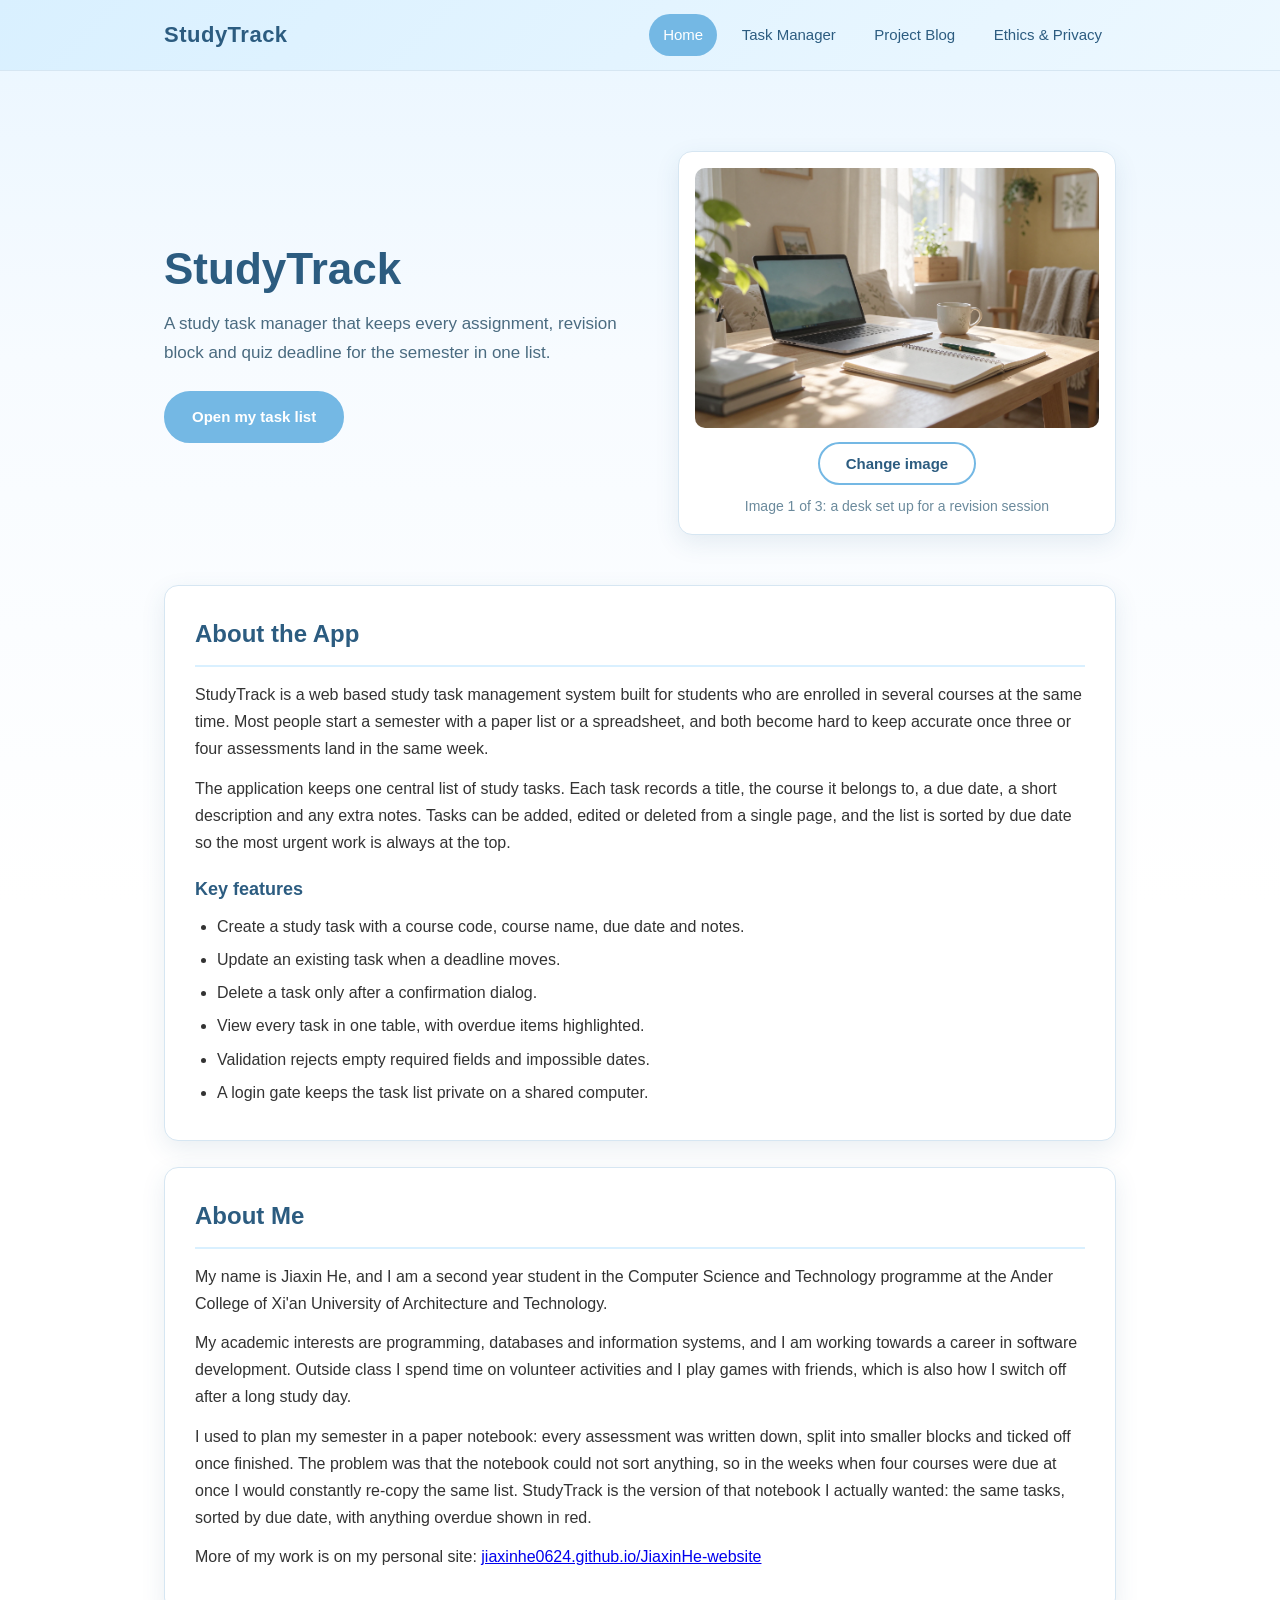
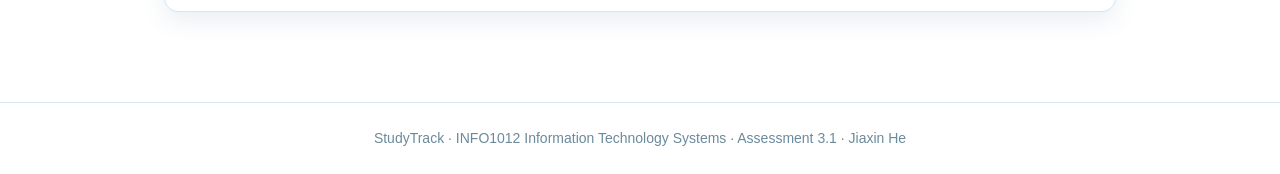
<file: html/index.html>
<!DOCTYPE html>
<html lang="en">
<head>
    <meta charset="UTF-8">
    <meta name="viewport" content="width=device-width, initial-scale=1.0">
    <title>StudyTrack | Home</title>
    <meta name="description" content="StudyTrack is a web based study task manager that helps students plan assignments, revision and quizzes in one place.">
    <!-- Shared stylesheet. The page sits in html/, so the path steps up one level. -->
    <link rel="stylesheet" href="../css/style.css">
</head>
<body>

    <!-- ================= Top navigation =================
         The same four links appear on every page of the site,
         so the layout stays consistent between pages. -->
    <header class="site-header">
        <div class="nav-inner">
            <a class="logo" href="index.html">StudyTrack</a>
            <nav class="nav-links">
                <a href="index.html" class="active">Home</a>
                <a href="tasks.html">Task Manager</a>
                <a href="blog.html">Project Blog</a>
                <a href="ethics.html">Ethics &amp; Privacy</a>
            </nav>
        </div>
    </header>

    <main class="container">

        <!-- ================= Hero ================= -->
        <section class="hero">
            <div class="hero-text">
                <h1>StudyTrack</h1>
                <p class="hero-subtitle">
                    A study task manager that keeps every assignment, revision block
                    and quiz deadline for the semester in one list.
                </p>
                <a class="btn" href="tasks.html">Open my task list</a>
            </div>

            <!-- The image is swapped by js/home.js when the button is pressed.
                 The three pictures share one space so the layout does not jump. -->
            <figure class="hero-figure">
                <img id="heroImage" src="../images/study-1.jpg"
                     alt="A desk set up for a revision session, with a laptop and lecture notes">
                <button id="cycleImageBtn" class="btn btn-outline" type="button">Change image</button>
                <figcaption id="imageCaption">Image 1 of 3: a desk set up for a revision session</figcaption>
            </figure>
        </section>

        <!-- ================= About the App ================= -->
        <section class="about-app">
            <article class="card">
                <h2>About the App</h2>
                <p>
                    StudyTrack is a web based study task management system built for
                    students who are enrolled in several courses at the same time.
                    Most people start a semester with a paper list or a spreadsheet,
                    and both become hard to keep accurate once three or four
                    assessments land in the same week.
                </p>
                <p>
                    The application keeps one central list of study tasks. Each task
                    records a title, the course it belongs to, a due date, a short
                    description and any extra notes. Tasks can be added, edited or
                    deleted from a single page, and the list is sorted by due date so
                    the most urgent work is always at the top.
                </p>

                <h3>Key features</h3>
                <ul class="feature-list">
                    <li>Create a study task with a course code, course name, due date and notes.</li>
                    <li>Update an existing task when a deadline moves.</li>
                    <li>Delete a task only after a confirmation dialog.</li>
                    <li>View every task in one table, with overdue items highlighted.</li>
                    <li>Validation rejects empty required fields and impossible dates.</li>
                    <li>A login gate keeps the task list private on a shared computer.</li>
                </ul>
            </article>
        </section>

        <!-- ================= About Me ================= -->
        <section class="about-me">
            <article class="card">
                <h2>About Me</h2>
                <p>
                    My name is Jiaxin He, and I am a second year student in the Computer
                    Science and Technology programme at the Ander College of Xi'an
                    University of Architecture and Technology.
                </p>
                <p>
                    My academic interests are programming, databases and information
                    systems, and I am working towards a career in software development.
                    Outside class I spend time on volunteer activities and I play games
                    with friends, which is also how I switch off after a long study day.
                </p>
                <p>
                    I used to plan my semester in a paper notebook: every assessment was
                    written down, split into smaller blocks and ticked off once finished.
                    The problem was that the notebook could not sort anything, so in the
                    weeks when four courses were due at once I would constantly re-copy
                    the same list. StudyTrack is the version of that notebook I actually
                    wanted: the same tasks, sorted by due date, with anything overdue
                    shown in red.
                </p>
                <p>
                    More of my work is on my personal site:
                    <a href="https://jiaxinhe0624.github.io/JiaxinHe-website/" target="_blank" rel="noopener">jiaxinhe0624.github.io/JiaxinHe-website</a>
                </p>
            </article>
        </section>

    </main>

    <footer class="site-footer">
        <p>StudyTrack &middot; INFO1012 Information Technology Systems &middot; Assessment 3.1 &middot; Jiaxin He</p>
    </footer>

    <!-- Shared helper first, then the home page behaviour -->
    <script src="../js/common.js"></script>
    <script src="../js/home.js"></script>
</body>
</html>
</file>
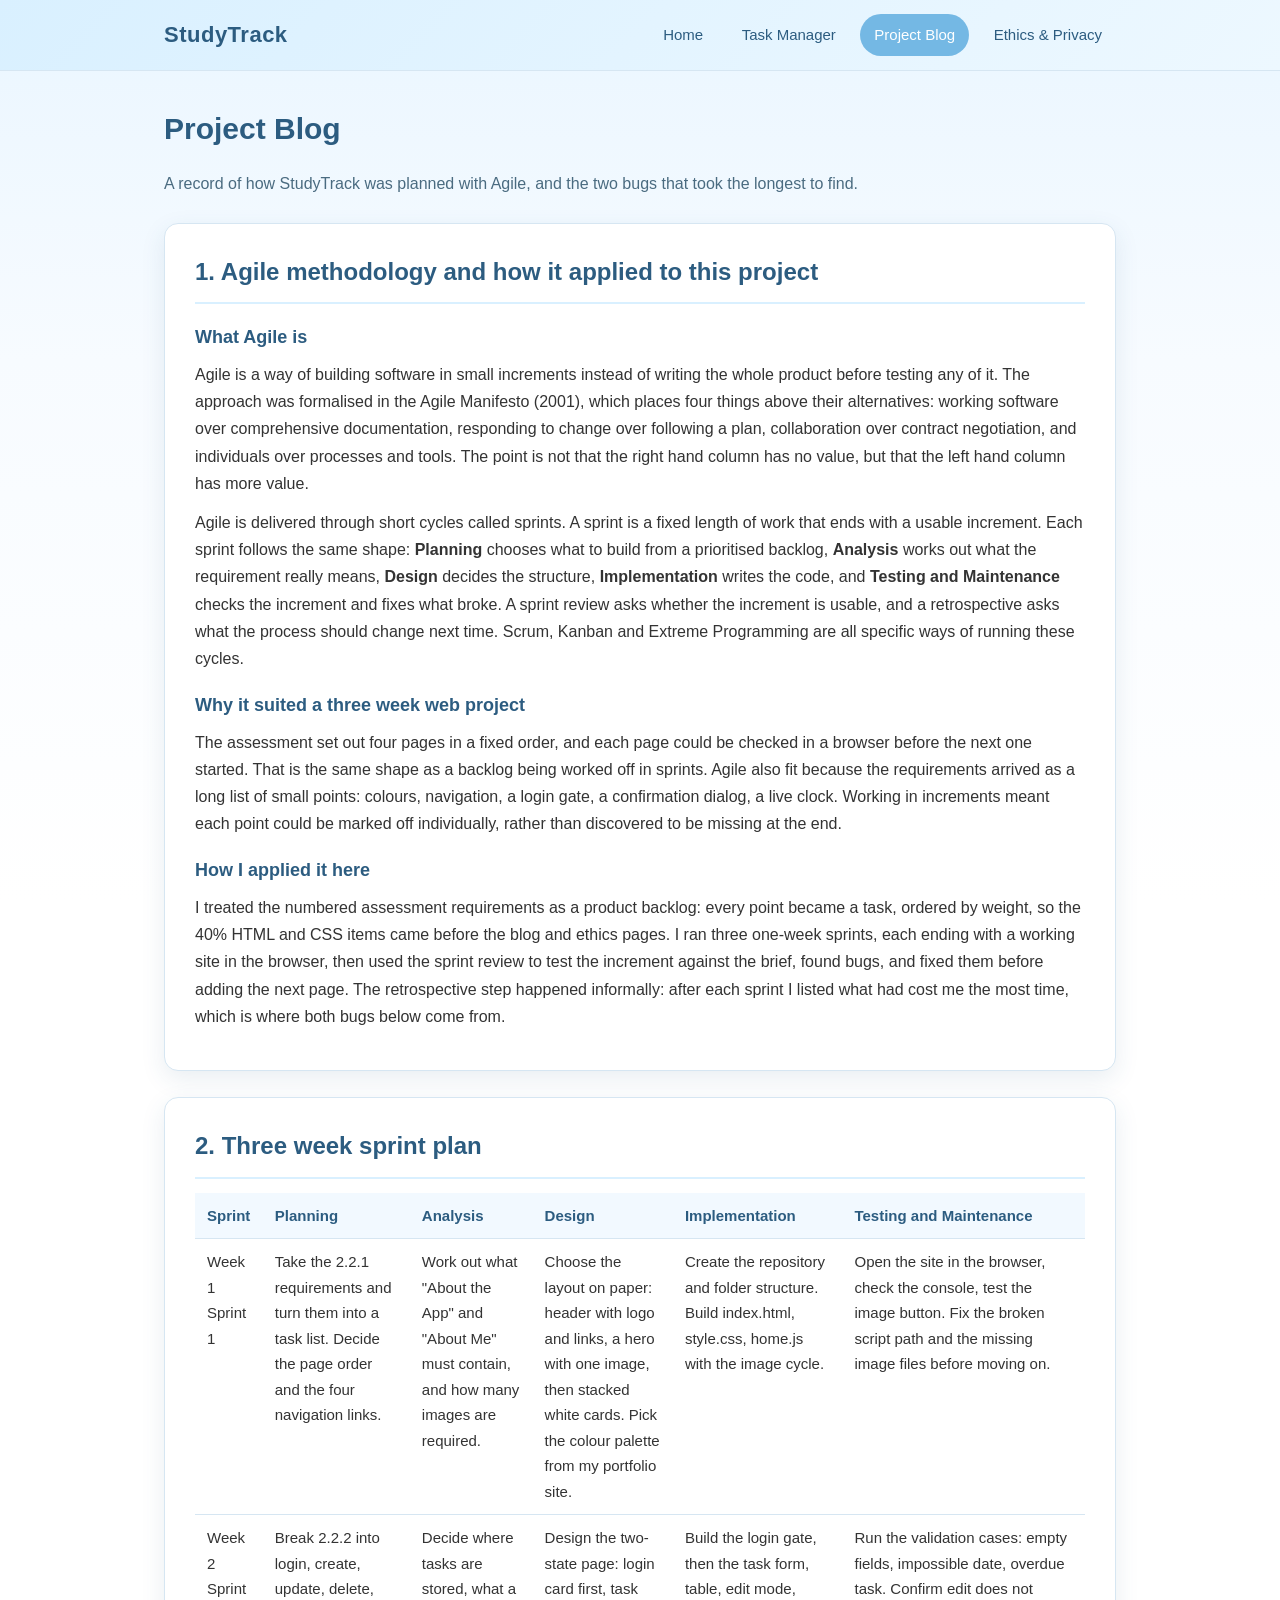
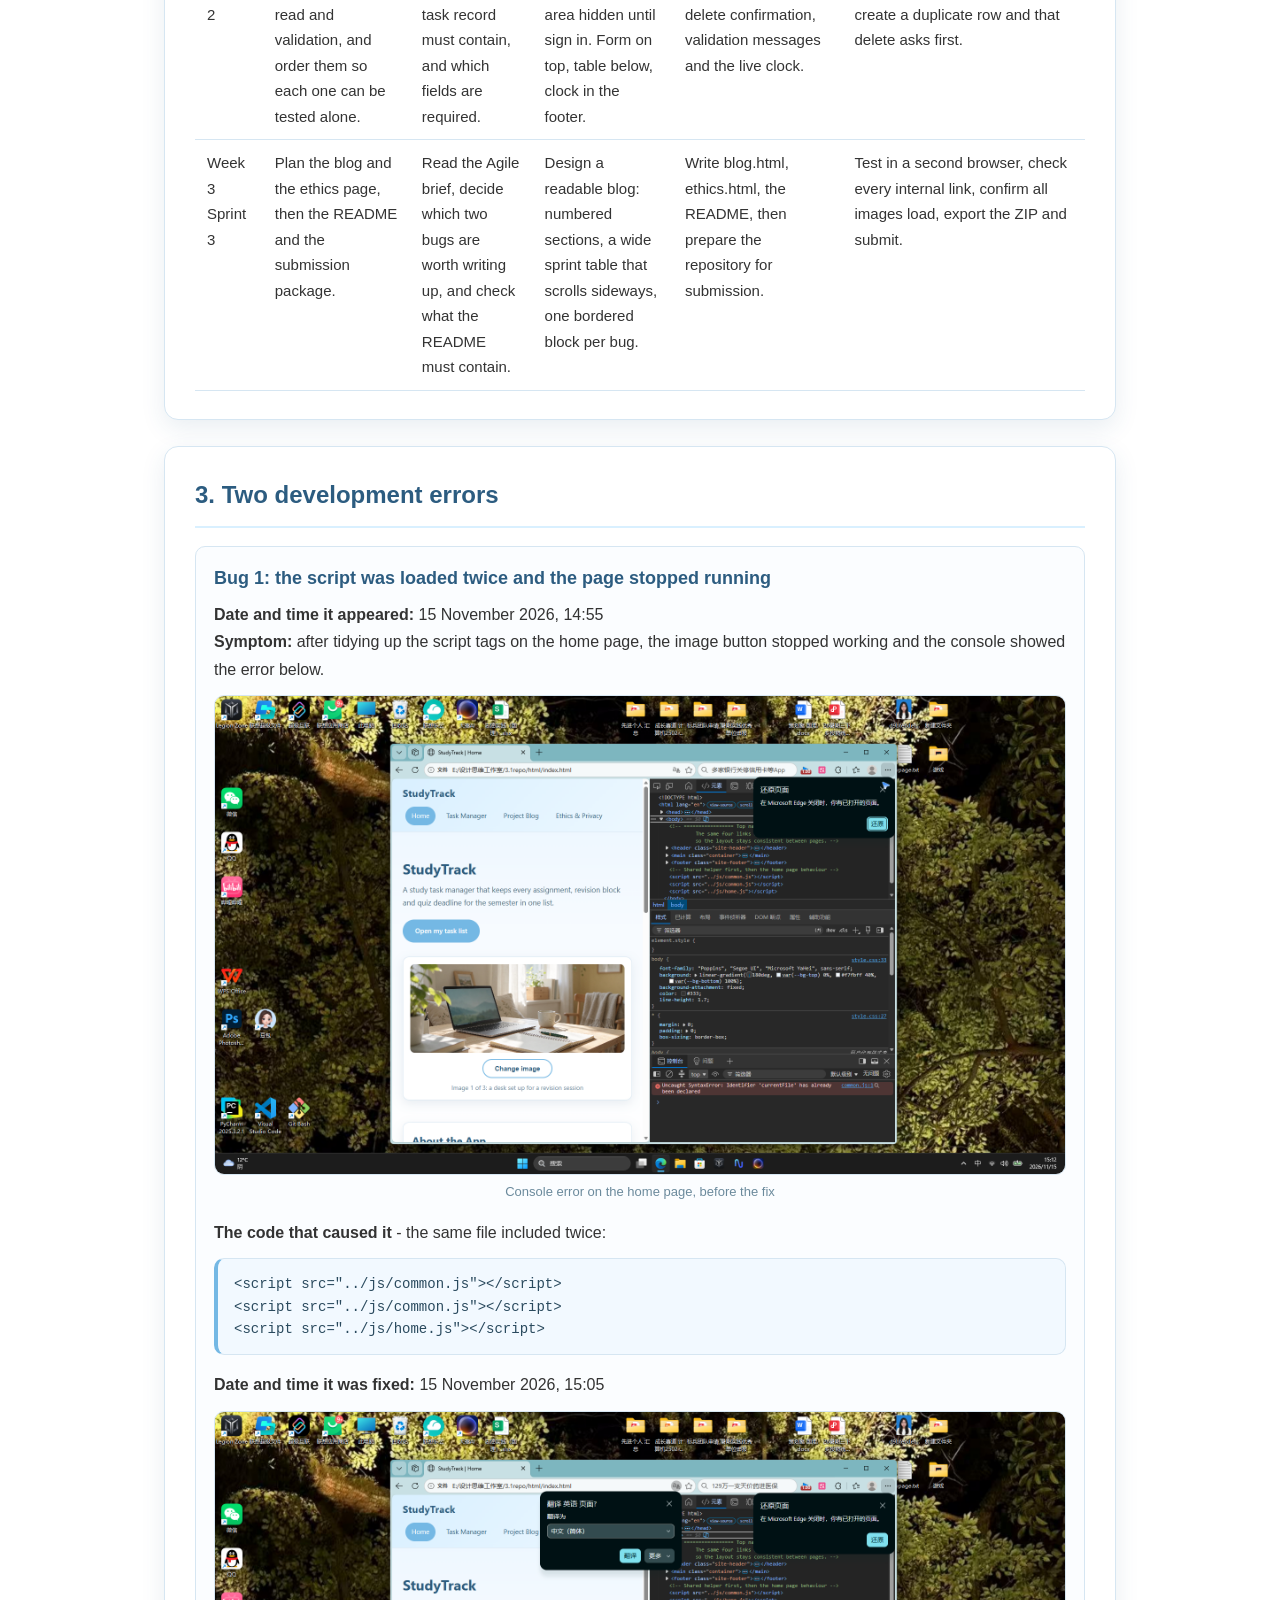
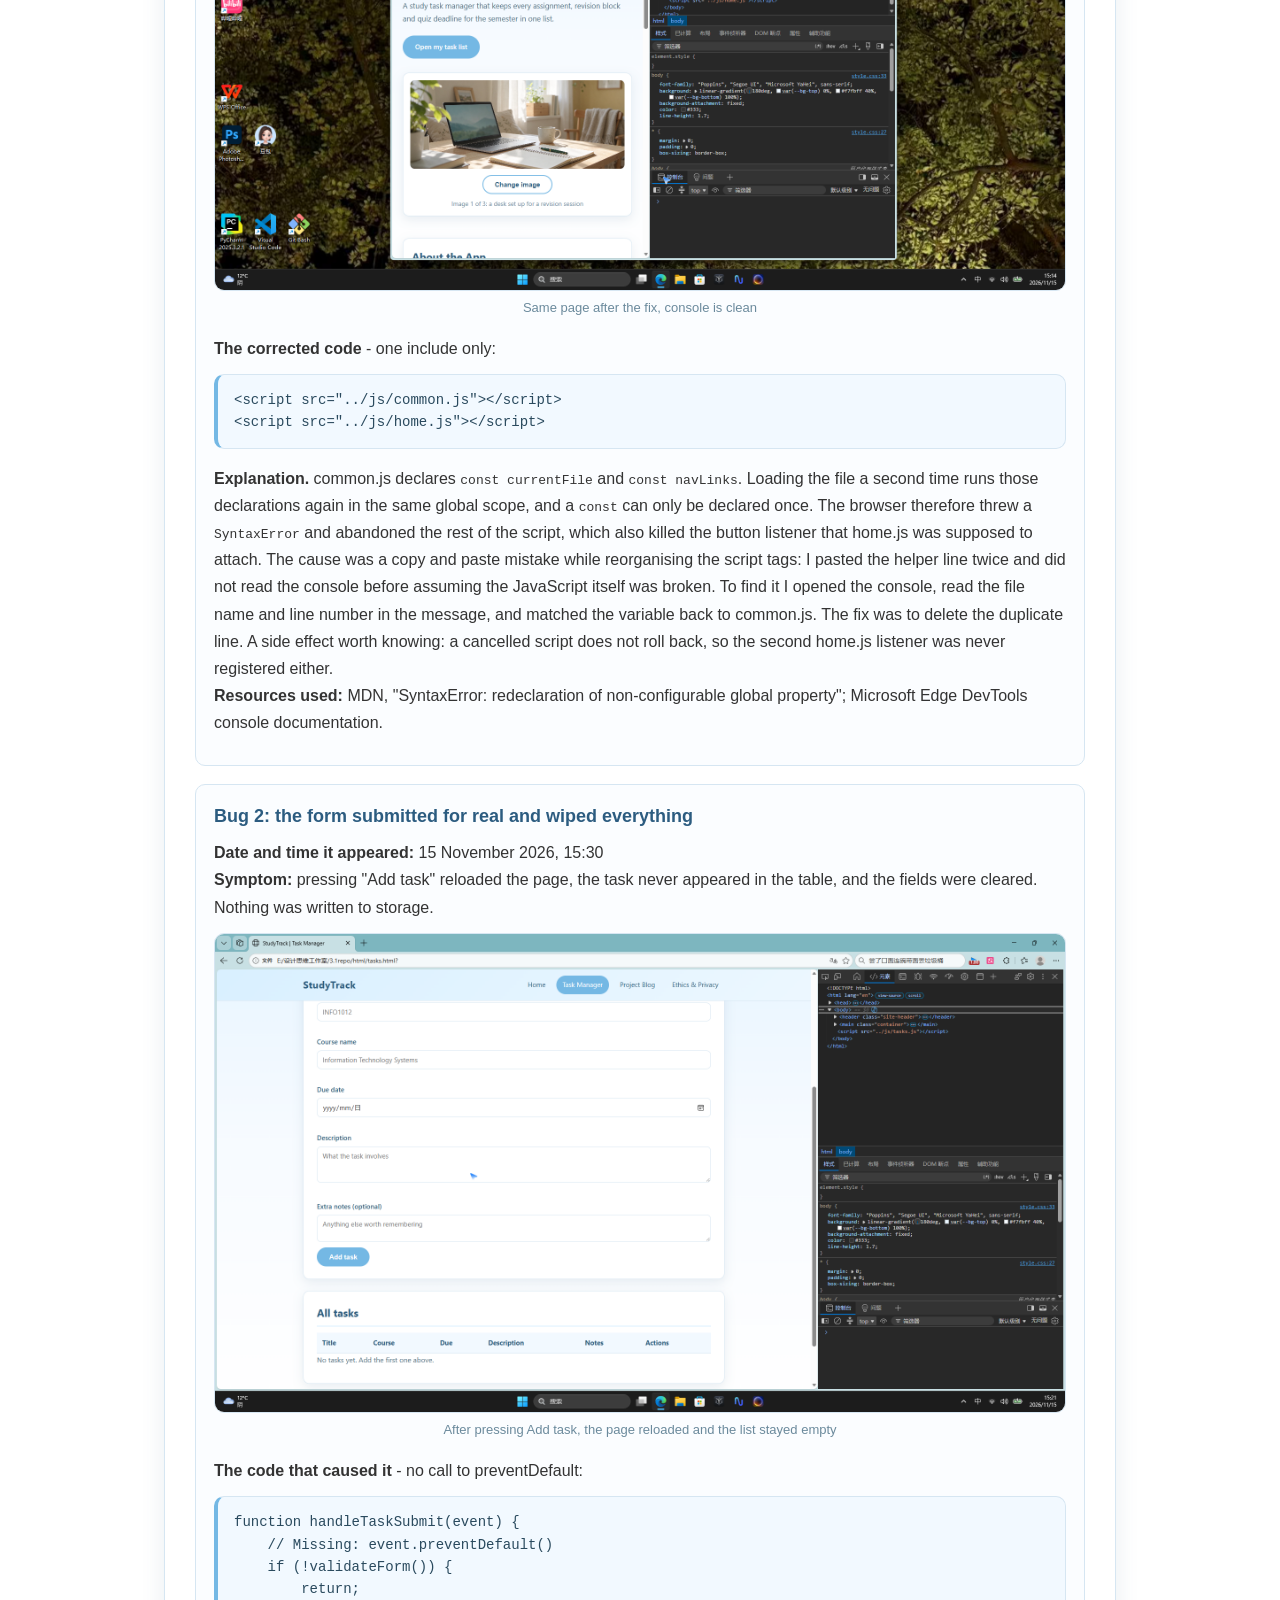
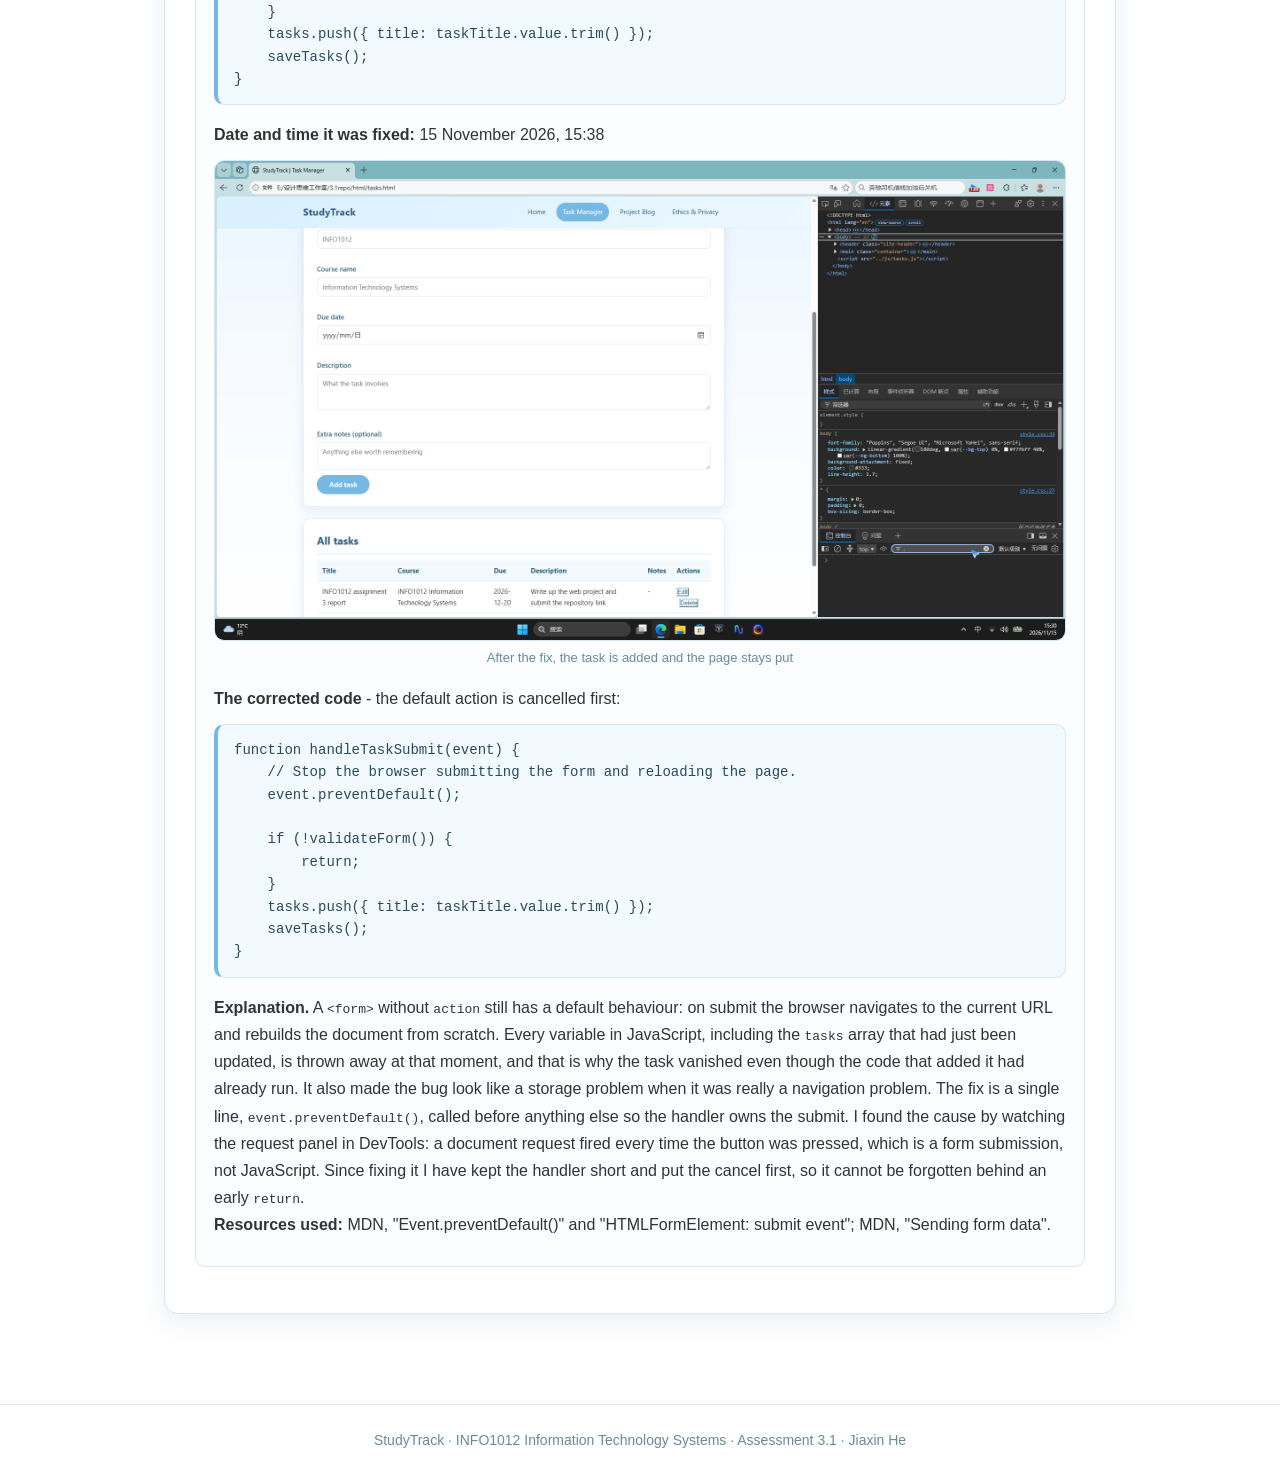
<file: html/blog.html>
<!DOCTYPE html>
<html lang="en">
<head>
    <meta charset="UTF-8">
    <meta name="viewport" content="width=device-width, initial-scale=1.0">
    <title>StudyTrack | Project Blog</title>
    <link rel="stylesheet" href="../css/style.css">
</head>
<body>

    <header class="site-header">
        <div class="nav-inner">
            <a class="logo" href="index.html">StudyTrack</a>
            <nav class="nav-links">
                <a href="index.html">Home</a>
                <a href="tasks.html">Task Manager</a>
                <a href="blog.html" class="active">Project Blog</a>
                <a href="ethics.html">Ethics &amp; Privacy</a>
            </nav>
        </div>
    </header>

    <main class="container">

        <h1 class="page-title">Project Blog</h1>
        <p class="login-hint">
            A record of how StudyTrack was planned with Agile, and the two bugs
            that took the longest to find.
        </p>

        <!-- ================= Part 1: Agile ================= -->
        <section class="card">
            <h2>1. Agile methodology and how it applied to this project</h2>

            <h3>What Agile is</h3>
            <p>
                Agile is a way of building software in small increments instead
                of writing the whole product before testing any of it. The
                approach was formalised in the Agile Manifesto (2001), which
                places four things above their alternatives: working software
                over comprehensive documentation, responding to change over
                following a plan, collaboration over contract negotiation, and
                individuals over processes and tools. The point is not that the
                right hand column has no value, but that the left hand column
                has more value.
            </p>
            <p>
                Agile is delivered through short cycles called sprints. A sprint
                is a fixed length of work that ends with a usable increment. Each
                sprint follows the same shape: <strong>Planning</strong> chooses
                what to build from a prioritised backlog, <strong>Analysis</strong>
                works out what the requirement really means,
                <strong>Design</strong> decides the structure,
                <strong>Implementation</strong> writes the code, and
                <strong>Testing and Maintenance</strong> checks the increment and
                fixes what broke. A sprint review asks whether the increment is
                usable, and a retrospective asks what the process should change
                next time. Scrum, Kanban and Extreme Programming are all specific
                ways of running these cycles.
            </p>

            <h3>Why it suited a three week web project</h3>
            <p>
                The assessment set out four pages in a fixed order, and each page
                could be checked in a browser before the next one started. That
                is the same shape as a backlog being worked off in sprints. Agile
                also fit because the requirements arrived as a long list of small
                points: colours, navigation, a login gate, a confirmation dialog,
                a live clock. Working in increments meant each point could be
                marked off individually, rather than discovered to be missing at
                the end.
            </p>

            <h3>How I applied it here</h3>
            <p>
                I treated the numbered assessment requirements as a product
                backlog: every point became a task, ordered by weight, so the
                40% HTML and CSS items came before the blog and ethics pages. I
                ran three one-week sprints, each ending with a working site in
                the browser, then used the sprint review to test the increment
                against the brief, found bugs, and fixed them before adding the
                next page. The retrospective step happened informally: after each
                sprint I listed what had cost me the most time, which is where
                both bugs below come from.
            </p>
        </section>

        <!-- ================= Part 2: sprint table ================= -->
        <section class="card">
            <h2>2. Three week sprint plan</h2>

            <div class="table-wrap">
                <table>
                    <thead>
                        <tr>
                            <th>Sprint</th>
                            <th>Planning</th>
                            <th>Analysis</th>
                            <th>Design</th>
                            <th>Implementation</th>
                            <th>Testing and Maintenance</th>
                        </tr>
                    </thead>
                    <tbody>
                        <tr>
                            <td>Week 1<br>Sprint 1</td>
                            <td>Take the 2.2.1 requirements and turn them into a task list. Decide the page order and the four navigation links.</td>
                            <td>Work out what "About the App" and "About Me" must contain, and how many images are required.</td>
                            <td>Choose the layout on paper: header with logo and links, a hero with one image, then stacked white cards. Pick the colour palette from my portfolio site.</td>
                            <td>Create the repository and folder structure. Build index.html, style.css, home.js with the image cycle.</td>
                            <td>Open the site in the browser, check the console, test the image button. Fix the broken script path and the missing image files before moving on.</td>
                        </tr>
                        <tr>
                            <td>Week 2<br>Sprint 2</td>
                            <td>Break 2.2.2 into login, create, update, delete, read and validation, and order them so each one can be tested alone.</td>
                            <td>Decide where tasks are stored, what a task record must contain, and which fields are required.</td>
                            <td>Design the two-state page: login card first, task area hidden until sign in. Form on top, table below, clock in the footer.</td>
                            <td>Build the login gate, then the task form, table, edit mode, delete confirmation, validation messages and the live clock.</td>
                            <td>Run the validation cases: empty fields, impossible date, overdue task. Confirm edit does not create a duplicate row and that delete asks first.</td>
                        </tr>
                        <tr>
                            <td>Week 3<br>Sprint 3</td>
                            <td>Plan the blog and the ethics page, then the README and the submission package.</td>
                            <td>Read the Agile brief, decide which two bugs are worth writing up, and check what the README must contain.</td>
                            <td>Design a readable blog: numbered sections, a wide sprint table that scrolls sideways, one bordered block per bug.</td>
                            <td>Write blog.html, ethics.html, the README, then prepare the repository for submission.</td>
                            <td>Test in a second browser, check every internal link, confirm all images load, export the ZIP and submit.</td>
                        </tr>
                    </tbody>
                </table>
            </div>
        </section>

        <!-- ================= Part 3: the two bugs ================= -->
        <section class="card">
            <h2>3. Two development errors</h2>

            <!-- ---------- Bug 1 ---------- -->
            <div class="bug-block">
                <h3>Bug 1: the script was loaded twice and the page stopped running</h3>

                <p>
                    <strong>Date and time it appeared:</strong> 15 November 2026,
                    14:55<br>
                    <strong>Symptom:</strong> after tidying up the script tags on
                    the home page, the image button stopped working and the
                    console showed the error below.
                </p>

                <figure class="screenshot">
                    <img src="../images/error-1-before.png" alt="Edge console showing SyntaxError: Identifier 'currentFile' has already been declared">
                    <figcaption>Console error on the home page, before the fix</figcaption>
                </figure>

                <p><strong>The code that caused it</strong> - the same file included twice:</p>
                <pre class="code-block">&lt;script src="../js/common.js"&gt;&lt;/script&gt;
&lt;script src="../js/common.js"&gt;&lt;/script&gt;
&lt;script src="../js/home.js"&gt;&lt;/script&gt;</pre>

                <p>
                    <strong>Date and time it was fixed:</strong> 15 November 2026,
                    15:05
                </p>

                <figure class="screenshot">
                    <img src="../images/error-1-after.png" alt="Edge console with no errors and the image button working again">
                    <figcaption>Same page after the fix, console is clean</figcaption>
                </figure>

                <p><strong>The corrected code</strong> - one include only:</p>
                <pre class="code-block">&lt;script src="../js/common.js"&gt;&lt;/script&gt;
&lt;script src="../js/home.js"&gt;&lt;/script&gt;</pre>

                <p>
                    <strong>Explanation.</strong> common.js declares
                    <code>const currentFile</code> and <code>const navLinks</code>.
                    Loading the file a second time runs those declarations again
                    in the same global scope, and a <code>const</code> can only
                    be declared once. The browser therefore threw a
                    <code>SyntaxError</code> and abandoned the rest of the script,
                    which also killed the button listener that home.js was
                    supposed to attach. The cause was a copy and paste mistake
                    while reorganising the script tags: I pasted the helper line
                    twice and did not read the console before assuming the
                    JavaScript itself was broken. To find it I opened the console,
                    read the file name and line number in the message, and matched
                    the variable back to common.js. The fix was to delete the
                    duplicate line. A side effect worth knowing: a cancelled script
                    does not roll back, so the second home.js listener was never
                    registered either.
                    <br>
                    <strong>Resources used:</strong> MDN, "SyntaxError: redeclaration
                    of non-configurable global property";
                    Microsoft Edge DevTools console documentation.
                </p>
            </div>

            <!-- ---------- Bug 2 ---------- -->
            <div class="bug-block">
                <h3>Bug 2: the form submitted for real and wiped everything</h3>

                <p>
                    <strong>Date and time it appeared:</strong> 15 November 2026,
                    15:30<br>
                    <strong>Symptom:</strong> pressing "Add task" reloaded the page,
                    the task never appeared in the table, and the fields were
                    cleared. Nothing was written to storage.
                </p>

                <figure class="screenshot">
                    <img src="../images/error-2-before.png" alt="Page reloading after the form is submitted, task not added">
                    <figcaption>After pressing Add task, the page reloaded and the list stayed empty</figcaption>
                </figure>

                <p><strong>The code that caused it</strong> - no call to preventDefault:</p>
                <pre class="code-block">function handleTaskSubmit(event) {
    // Missing: event.preventDefault()
    if (!validateForm()) {
        return;
    }
    tasks.push({ title: taskTitle.value.trim() });
    saveTasks();
}</pre>

                <p>
                    <strong>Date and time it was fixed:</strong> 15 November 2026,
                    15:38
                </p>

                <figure class="screenshot">
                    <img src="../images/error-2-after.png" alt="Task added to the table without the page reloading">
                    <figcaption>After the fix, the task is added and the page stays put</figcaption>
                </figure>

                <p><strong>The corrected code</strong> - the default action is cancelled first:</p>
                <pre class="code-block">function handleTaskSubmit(event) {
    // Stop the browser submitting the form and reloading the page.
    event.preventDefault();

    if (!validateForm()) {
        return;
    }
    tasks.push({ title: taskTitle.value.trim() });
    saveTasks();
}</pre>

                <p>
                    <strong>Explanation.</strong> A <code>&lt;form&gt;</code> without
                    <code>action</code> still has a default behaviour: on submit the
                    browser navigates to the current URL and rebuilds the document
                    from scratch. Every variable in JavaScript, including the
                    <code>tasks</code> array that had just been updated, is thrown
                    away at that moment, and that is why the task vanished even
                    though the code that added it had already run. It also made the
                    bug look like a storage problem when it was really a navigation
                    problem. The fix is a single line,
                    <code>event.preventDefault()</code>, called before anything else
                    so the handler owns the submit. I found the cause by watching the
                    request panel in DevTools: a document request fired every time
                    the button was pressed, which is a form submission, not
                    JavaScript. Since fixing it I have kept the handler short and put
                    the cancel first, so it cannot be forgotten behind an early
                    <code>return</code>.
                    <br>
                    <strong>Resources used:</strong> MDN, "Event.preventDefault()" and
                    "HTMLFormElement: submit event"; MDN, "Sending form data".
                </p>
            </div>
        </section>

    </main>

    <footer class="site-footer">
        <p>StudyTrack &middot; INFO1012 Information Technology Systems &middot; Assessment 3.1 &middot; Jiaxin He</p>
    </footer>

</body>
</html>
</file>
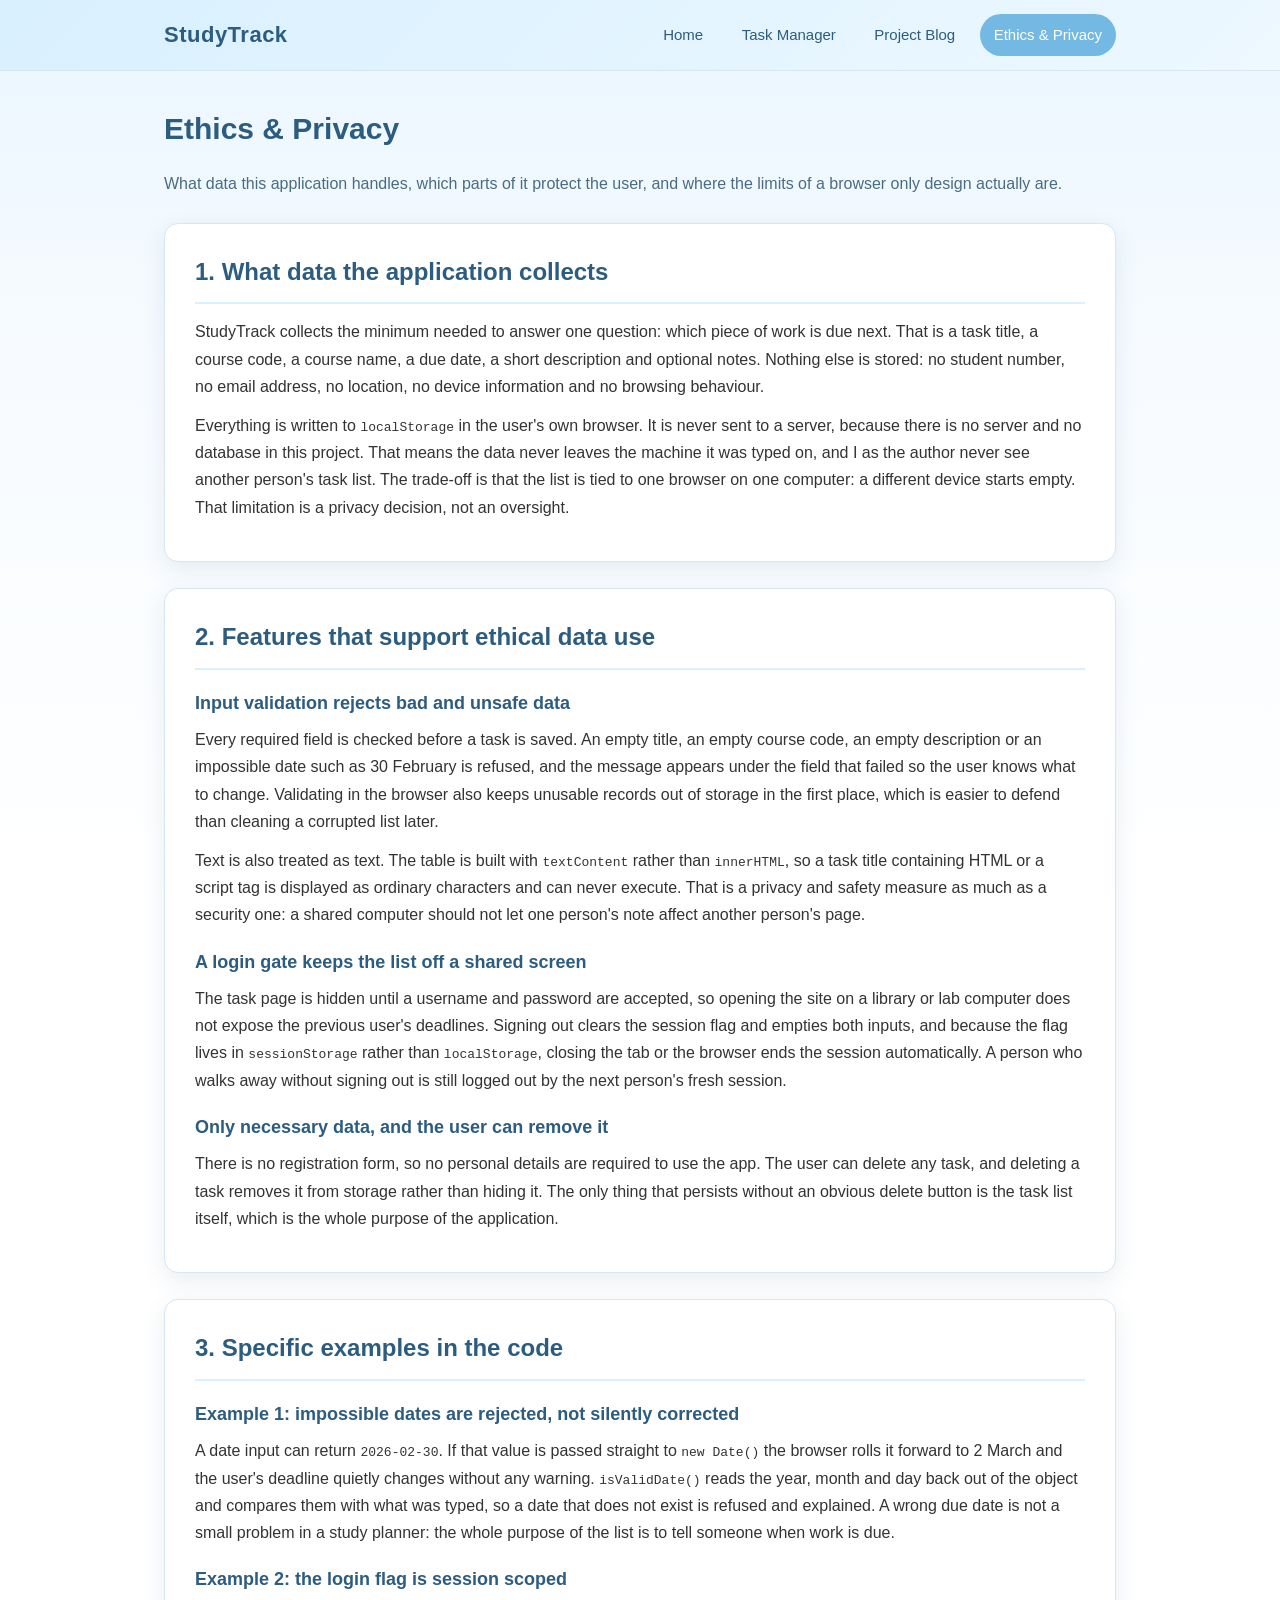
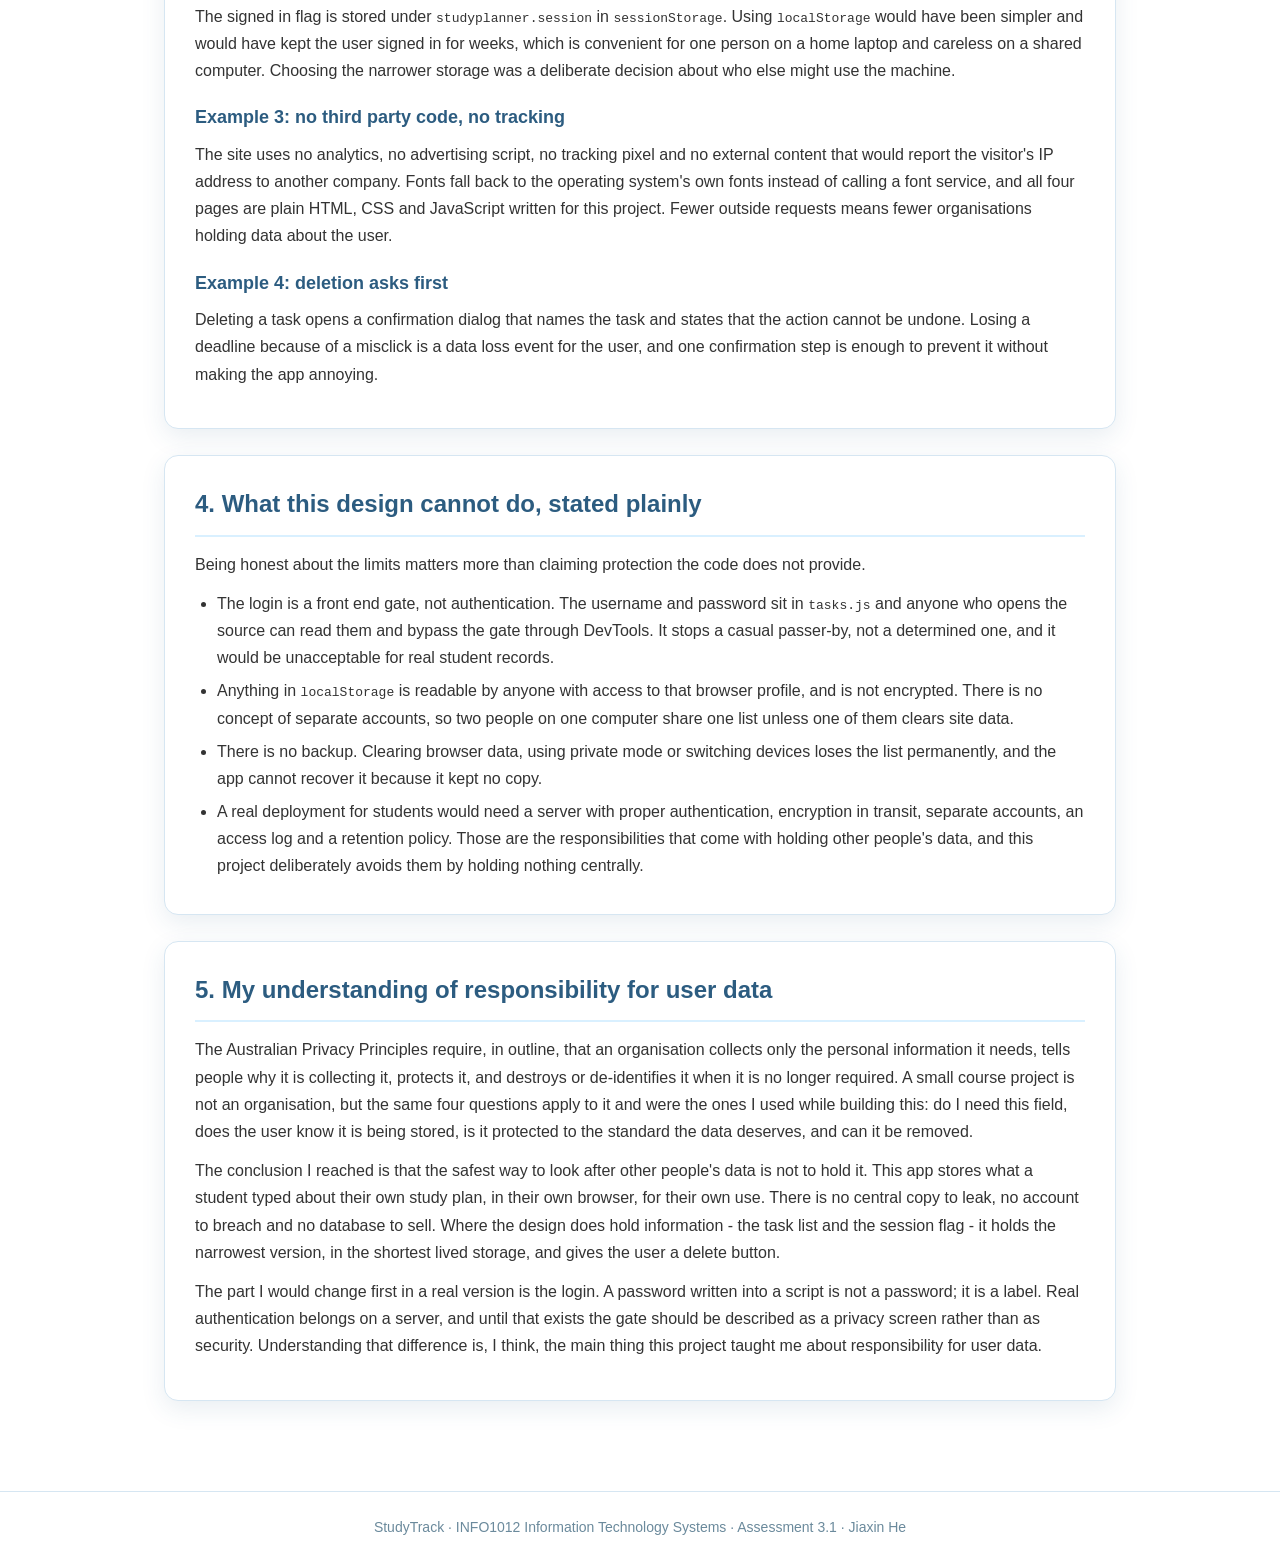
<file: html/ethics.html>
<!DOCTYPE html>
<html lang="en">
<head>
    <meta charset="UTF-8">
    <meta name="viewport" content="width=device-width, initial-scale=1.0">
    <title>StudyTrack | Ethics &amp; Privacy</title>
    <link rel="stylesheet" href="../css/style.css">
</head>
<body>

    <!-- Same four links as every other page, only "active" moves. -->
    <header class="site-header">
        <div class="nav-inner">
            <a class="logo" href="index.html">StudyTrack</a>
            <nav class="nav-links">
                <a href="index.html">Home</a>
                <a href="tasks.html">Task Manager</a>
                <a href="blog.html">Project Blog</a>
                <a href="ethics.html" class="active">Ethics &amp; Privacy</a>
            </nav>
        </div>
    </header>

    <main class="container">

        <h1 class="page-title">Ethics &amp; Privacy</h1>
        <p class="login-hint">
            What data this application handles, which parts of it protect the
            user, and where the limits of a browser only design actually are.
        </p>

        <!-- ================= 1 ================= -->
        <section class="card">
            <h2>1. What data the application collects</h2>
            <p>
                StudyTrack collects the minimum needed to answer one question:
                which piece of work is due next. That is a task title, a course
                code, a course name, a due date, a short description and optional
                notes. Nothing else is stored: no student number, no email
                address, no location, no device information and no browsing
                behaviour.
            </p>
            <p>
                Everything is written to <code>localStorage</code> in the user's
                own browser. It is never sent to a server, because there is no
                server and no database in this project. That means the data never
                leaves the machine it was typed on, and I as the author never see
                another person's task list. The trade-off is that the list is
                tied to one browser on one computer: a different device starts
                empty. That limitation is a privacy decision, not an oversight.
            </p>
        </section>

        <!-- ================= 2 ================= -->
        <section class="card">
            <h2>2. Features that support ethical data use</h2>

            <h3>Input validation rejects bad and unsafe data</h3>
            <p>
                Every required field is checked before a task is saved. An empty
                title, an empty course code, an empty description or an
                impossible date such as 30 February is refused, and the message
                appears under the field that failed so the user knows what to
                change. Validating in the browser also keeps unusable records out
                of storage in the first place, which is easier to defend than
                cleaning a corrupted list later.
            </p>
            <p>
                Text is also treated as text. The table is built with
                <code>textContent</code> rather than <code>innerHTML</code>, so a
                task title containing HTML or a script tag is displayed as
                ordinary characters and can never execute. That is a privacy and
                safety measure as much as a security one: a shared computer
                should not let one person's note affect another person's page.
            </p>

            <h3>A login gate keeps the list off a shared screen</h3>
            <p>
                The task page is hidden until a username and password are
                accepted, so opening the site on a library or lab computer does
                not expose the previous user's deadlines. Signing out clears the
                session flag and empties both inputs, and because the flag lives in
                <code>sessionStorage</code> rather than
                <code>localStorage</code>, closing the tab or the browser ends
                the session automatically. A person who walks away without
                signing out is still logged out by the next person's fresh
                session.
            </p>

            <h3>Only necessary data, and the user can remove it</h3>
            <p>
                There is no registration form, so no personal details are
                required to use the app. The user can delete any task, and
                deleting a task removes it from storage rather than hiding it.
                The only thing that persists without an obvious delete button is
                the task list itself, which is the whole purpose of the
                application.
            </p>
        </section>

        <!-- ================= 3 ================= -->
        <section class="card">
            <h2>3. Specific examples in the code</h2>

            <h3>Example 1: impossible dates are rejected, not silently corrected</h3>
            <p>
                A date input can return <code>2026-02-30</code>. If that value is
                passed straight to <code>new Date()</code> the browser rolls it
                forward to 2 March and the user's deadline quietly changes
                without any warning. <code>isValidDate()</code> reads the year,
                month and day back out of the object and compares them with what
                was typed, so a date that does not exist is refused and explained.
                A wrong due date is not a small problem in a study planner: the
                whole purpose of the list is to tell someone when work is due.
            </p>

            <h3>Example 2: the login flag is session scoped</h3>
            <p>
                The signed in flag is stored under
                <code>studyplanner.session</code> in <code>sessionStorage</code>.
                Using <code>localStorage</code> would have been simpler and would
                have kept the user signed in for weeks, which is convenient for
                one person on a home laptop and careless on a shared computer.
                Choosing the narrower storage was a deliberate decision about
                who else might use the machine.
            </p>

            <h3>Example 3: no third party code, no tracking</h3>
            <p>
                The site uses no analytics, no advertising script, no tracking
                pixel and no external content that would report the visitor's IP
                address to another company. Fonts fall back to the operating
                system's own fonts instead of calling a font service, and all
                four pages are plain HTML, CSS and JavaScript written for this
                project. Fewer outside requests means fewer organisations holding
                data about the user.
            </p>

            <h3>Example 4: deletion asks first</h3>
            <p>
                Deleting a task opens a confirmation dialog that names the task
                and states that the action cannot be undone. Losing a deadline
                because of a misclick is a data loss event for the user, and one
                confirmation step is enough to prevent it without making the app
                annoying.
            </p>
        </section>

        <!-- ================= 4 ================= -->
        <section class="card">
            <h2>4. What this design cannot do, stated plainly</h2>
            <p>
                Being honest about the limits matters more than claiming
                protection the code does not provide.
            </p>
            <ul class="feature-list">
                <li>
                    The login is a front end gate, not authentication. The
                    username and password sit in <code>tasks.js</code> and anyone
                    who opens the source can read them and bypass the gate through
                    DevTools. It stops a casual passer-by, not a determined one,
                    and it would be unacceptable for real student records.
                </li>
                <li>
                    Anything in <code>localStorage</code> is readable by anyone
                    with access to that browser profile, and is not encrypted.
                    There is no concept of separate accounts, so two people on one
                    computer share one list unless one of them clears site data.
                </li>
                <li>
                    There is no backup. Clearing browser data, using private
                    mode or switching devices loses the list permanently, and the
                    app cannot recover it because it kept no copy.
                </li>
                <li>
                    A real deployment for students would need a server with
                    proper authentication, encryption in transit, separate
                    accounts, an access log and a retention policy. Those are the
                    responsibilities that come with holding other people's data,
                    and this project deliberately avoids them by holding nothing
                    centrally.
                </li>
            </ul>
        </section>

        <!-- ================= 5 ================= -->
        <section class="card">
            <h2>5. My understanding of responsibility for user data</h2>
            <p>
                The Australian Privacy Principles require, in outline, that an
                organisation collects only the personal information it needs,
                tells people why it is collecting it, protects it, and destroys
                or de-identifies it when it is no longer required. A small course
                project is not an organisation, but the same four questions apply
                to it and were the ones I used while building this: do I need
                this field, does the user know it is being stored, is it
                protected to the standard the data deserves, and can it be
                removed.
            </p>
            <p>
                The conclusion I reached is that the safest way to look after
                other people's data is not to hold it. This app stores what a
                student typed about their own study plan, in their own browser,
                for their own use. There is no central copy to leak, no account to
                breach and no database to sell. Where the design does hold
                information - the task list and the session flag - it holds the
                narrowest version, in the shortest lived storage, and gives the
                user a delete button.
            </p>
            <p>
                The part I would change first in a real version is the login. A
                password written into a script is not a password; it is a label.
                Real authentication belongs on a server, and until that exists
                the gate should be described as a privacy screen rather than as
                security. Understanding that difference is, I think, the main
                thing this project taught me about responsibility for user
                data.
            </p>
        </section>

    </main>

    <footer class="site-footer">
        <p>StudyTrack &middot; INFO1012 Information Technology Systems &middot; Assessment 3.1 &middot; Jiaxin He</p>
    </footer>

</body>
</html>
</file>
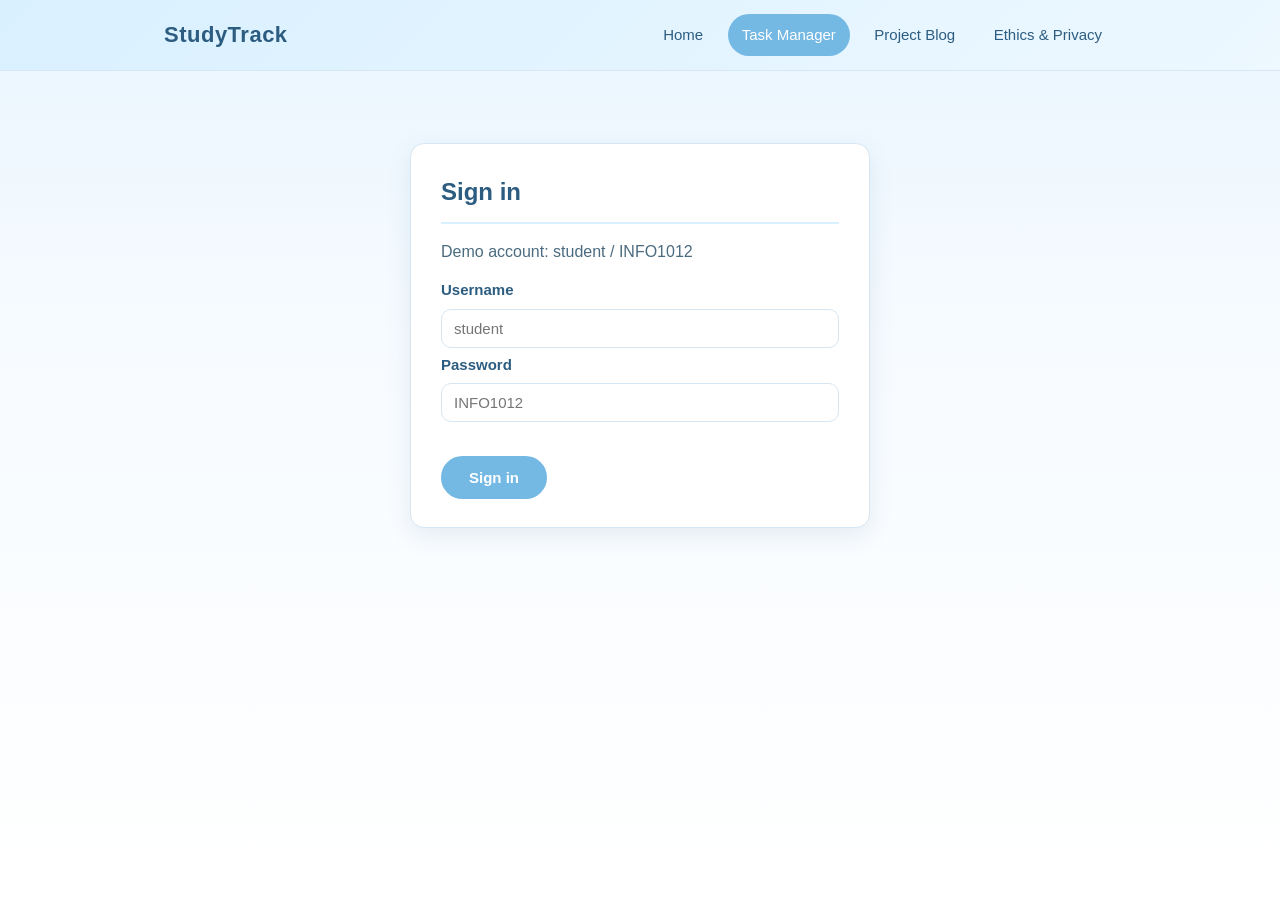
<file: html/tasks.html>
<!DOCTYPE html>
<html lang="en">
<head>
    <meta charset="UTF-8">
    <meta name="viewport" content="width=device-width, initial-scale=1.0">
    <title>StudyTrack | Task Manager</title>
    <link rel="stylesheet" href="../css/style.css">
</head>
<body>

    <header class="site-header">
        <div class="nav-inner">
            <a class="logo" href="index.html">StudyTrack</a>
            <nav class="nav-links">
                <a href="index.html">Home</a>
                <a href="tasks.html" class="active">Task Manager</a>
                <a href="blog.html">Project Blog</a>
                <a href="ethics.html">Ethics &amp; Privacy</a>
            </nav>
        </div>
    </header>

    <main class="container">

        <!-- Login gate. Nothing below is visible until tasks.js
             accepts the username and password. -->
        <section class="card login-card" id="loginSection">
            <h2>Sign in</h2>
            <p class="login-hint">Demo account: student / INFO1012</p>

            <form id="loginForm">
                <label for="username">Username</label>
                <input id="username" type="text" autocomplete="username" placeholder="student">

                <label for="password">Password</label>
                <input id="password" type="password" autocomplete="current-password" placeholder="INFO1012">

                <!-- Left empty: JavaScript writes the message here. -->
                <p class="error" id="loginError"></p>

                <button class="btn" type="submit">Sign in</button>
            </form>
        </section>

        <!-- The task area. All of it is hidden until sign in succeeds. -->
        <div id="appSection" class="hidden">

            <h1 class="page-title">My study tasks</h1>
            <button class="btn-outline signout-btn" id="logoutBtn" type="button">Sign out</button>

            <!-- One form does both jobs: adding a new task, and editing
                 an existing one. The heading and button label change
                 to tell the user which mode they are in. -->
            <section class="card">
                <h2 id="formTitle">Add a task</h2>

                <form id="taskForm">
                    <label for="taskTitle">Task title</label>
                    <input id="taskTitle" type="text" placeholder="INFO1012 assignment 3 report">
                    <p class="error" id="titleError"></p>

                    <label for="courseCode">Course code</label>
                    <input id="courseCode" type="text" placeholder="INFO1012">
                    <p class="error" id="courseCodeError"></p>

                    <label for="courseName">Course name</label>
                    <input id="courseName" type="text" placeholder="Information Technology Systems">
                    <p class="error" id="courseNameError"></p>

                    <label for="dueDate">Due date</label>
                    <input id="dueDate" type="date">
                    <p class="error" id="dueDateError"></p>

                    <label for="description">Description</label>
                    <textarea id="description" rows="3" placeholder="What the task involves"></textarea>
                    <p class="error" id="descriptionError"></p>

                    <label for="notes">Extra notes (optional)</label>
                    <textarea id="notes" rows="2" placeholder="Anything else worth remembering"></textarea>

                    <button class="btn" type="submit" id="submitBtn">Add task</button>
                    <button class="btn-outline hidden" id="cancelEditBtn" type="button">Cancel edit</button>
                </form>
            </section>

            <!-- The whole list, sorted by due date. -->
            <section class="card">
                <h2>All tasks</h2>

                <div class="table-wrap">
                    <table>
                        <thead>
                            <tr>
                                <th>Title</th>
                                <th>Course</th>
                                <th>Due</th>
                                <th>Description</th>
                                <th>Notes</th>
                                <th>Actions</th>
                            </tr>
                        </thead>
                        <tbody id="taskTableBody"></tbody>
                    </table>
                </div>

                <p class="login-hint" id="emptyMessage">No tasks yet. Add the first one above.</p>
            </section>

            <!-- The brief asks for the current date and time at the
                 bottom of the task page. tasks.js keeps it ticking. -->
            <footer class="site-footer">
                <p>Current date and time: <span id="clock"></span></p>
            </footer>

        </div>

    </main>

    <script src="../js/tasks.js"></script>
</body>
</html>
</file>
<file: css/style.css>
/* =========================================================
   Study Planner - shared stylesheet
   Used by all four pages so the design stays consistent.
   Colour palette follows my personal portfolio site:
   pale blue gradient background, blue headings, white cards.
   ========================================================= */

/* ===== 1. Colour and size variables =======================
   Defined once, reused everywhere, so the whole site can be
   rethemed by editing this block only. */
:root {
    --blue: #74b8e4;          /* main accent colour */
    --blue-dark: #2c5c80;     /* headings and body text */
    --blue-pale: #d9f0ff;     /* nav background and button hover */
    --bg-top: #eaf6ff;        /* top of the page gradient */
    --bg-bottom: #ffffff;     /* bottom of the page gradient */
    --card: #ffffff;          /* card background */
    --line: #d6e6f2;          /* borders and table dividers */
    --danger: #c0392b;        /* error messages and overdue dates */
    --radius: 14px;           /* shared corner radius */
    --shadow: 0 8px 24px rgba(44, 92, 128, 0.10);
}

/* ===== 2. Reset ===========================================
   Removes default browser spacing so padding and width are
   predictable in every browser. */
* {
    margin: 0;
    padding: 0;
    box-sizing: border-box;   /* width includes padding and border */
}

body {
    font-family: "Poppins", "Segoe UI", "Microsoft YaHei", sans-serif;
    /* Same gradient as my portfolio site: pale blue fading to white */
    background: linear-gradient(180deg, var(--bg-top) 0%, #f7fbff 40%, var(--bg-bottom) 100%);
    background-attachment: fixed;
    color: #333;
    line-height: 1.7;
}

img {
    max-width: 100%;
    display: block;
}

/* ===== 3. Layout container ================================
   Caps the reading width and centres the content. */
.container {
    max-width: 1000px;
    margin: 0 auto;
    padding: 32px 24px;
}

/* ===== 4. Header and navigation ===========================
   Flexbox keeps the logo on the left and the links on the right. */
.site-header {
    background: linear-gradient(135deg, var(--blue-pale) 0%, #edf8ff 100%);
    border-bottom: 1px solid var(--line);
    position: sticky;   /* nav stays visible while the page scrolls */
    top: 0;
    z-index: 10;
}

.nav-inner {
    max-width: 1000px;
    margin: 0 auto;
    display: flex;
    justify-content: space-between;
    align-items: center;
    flex-wrap: wrap;    /* links drop to a second row on small screens */
    gap: 12px;
    padding: 14px 24px;
}

.logo {
    font-size: 22px;
    font-weight: 700;
    color: var(--blue-dark);
    text-decoration: none;
    letter-spacing: 0.5px;
}

.nav-links a {
    display: inline-block;
    margin-left: 6px;
    padding: 8px 14px;
    border-radius: 999px;
    color: var(--blue-dark);
    text-decoration: none;
    font-size: 15px;
    transition: background 0.2s ease;
}

.nav-links a:hover {
    background: #ffffff;
}

/* The page currently open is marked with .active: white on solid blue. */
.nav-links a.active {
    background: var(--blue);
    color: #ffffff;
}

/* ===== 5. Hero ============================================
   Two columns on wide screens (text left, image right) and one
   column on narrow screens, handled by the media query below. */
.hero {
    display: grid;
    grid-template-columns: 1.1fr 1fr;
    gap: 32px;
    align-items: center;
    padding: 48px 0 24px;
}

.hero h1 {
    font-size: 44px;
    color: var(--blue-dark);
    line-height: 1.2;
    margin-bottom: 14px;
}

.hero-subtitle {
    font-size: 17px;
    color: #4a6b80;
    margin-bottom: 24px;
}

/* ===== 6. Buttons ======================================== */
.btn {
    display: inline-block;
    padding: 11px 26px;
    border-radius: 999px;
    background: var(--blue);
    border: 2px solid var(--blue);
    color: #ffffff;
    font-weight: 600;
    font-size: 15px;
    text-decoration: none;
    cursor: pointer;
    transition: background 0.2s ease;
}

.btn:hover {
    background: var(--blue-dark);
    border-color: var(--blue-dark);
}

/* Outlined style for the secondary action (Change image), so the
   two buttons on the page read as primary and secondary. */
.btn-outline {
    background: #ffffff;
    color: var(--blue-dark);
    border-color: var(--blue);
}

.btn-outline:hover {
    background: var(--blue-pale);
    color: var(--blue-dark);
}

/* ===== 7. Hero image area =================================
   The picture is given a fixed height with object-fit: cover.
   That way the three images occupy exactly the same box and the
   page does not jump when the Change image button is pressed. */
.hero-figure {
    background: var(--card);
    border: 1px solid var(--line);
    border-radius: var(--radius);
    box-shadow: var(--shadow);
    padding: 16px;
    text-align: center;
}

.hero-figure img {
    width: 100%;
    height: 260px;
    object-fit: cover;
    border-radius: 10px;
    background: var(--blue-pale);
    margin-bottom: 14px;
}

.hero-figure figcaption {
    margin-top: 10px;
    font-size: 14px;
    color: #6b8a9c;
}

/* ===== 8. Cards ==========================================
   White panel with rounded corners, used by every content section. */
.card {
    background: var(--card);
    border: 1px solid var(--line);
    border-radius: var(--radius);
    box-shadow: var(--shadow);
    padding: 28px 30px;
    margin: 26px 0;
}

.card h2 {
    color: var(--blue-dark);
    font-size: 24px;
    margin-bottom: 14px;
    padding-bottom: 10px;
    border-bottom: 2px solid var(--blue-pale);
}

.card h3 {
    color: var(--blue-dark);
    font-size: 18px;
    margin: 18px 0 8px;
}

.card p {
    margin-bottom: 12px;
}

/* ===== 9. Feature list =================================== */
.feature-list {
    padding-left: 22px;
}

.feature-list li {
    margin-bottom: 6px;
}

/* ===== 10. Tables (used by the task manager page) =========
   The wrapper allows sideways scrolling instead of stretching
   the whole page when the table is wider than the card. */
.table-wrap {
    overflow-x: auto;
}

table {
    width: 100%;
    border-collapse: collapse;
    font-size: 15px;
}

th,
td {
    padding: 10px 12px;
    border-bottom: 1px solid var(--line);
    text-align: left;
    vertical-align: top;
}

th {
    background: #f2f9ff;
    color: var(--blue-dark);
    white-space: nowrap;
}

/* Applied to a due date cell when the date has already passed. */
.overdue {
    color: var(--danger);
    font-weight: 600;
}

/* ===== 11. Forms (used by the task manager page) ========== */
form label {
    display: block;
    margin-bottom: 6px;
    font-weight: 600;
    font-size: 15px;
    color: var(--blue-dark);
}

form input,
form textarea,
form select {
    width: 100%;
    padding: 10px 12px;
    border: 1px solid var(--line);
    border-radius: 10px;
    font-family: inherit;
    font-size: 15px;
    color: #333;
    background: #ffffff;
    margin-bottom: 4px;
}

form input:focus,
form textarea:focus {
    outline: none;
    border-color: var(--blue);
    box-shadow: 0 0 0 3px rgba(116, 184, 228, 0.25);
}

/* Validation message shown under the field that failed. */
.error {
    color: var(--danger);
    font-size: 13px;
    min-height: 18px;
    margin-bottom: 10px;
}

/* Set by JavaScript on the input itself when validation fails. */
.invalid {
    border-color: var(--danger) !important;
}

/* Tool class: hides the task area until the user signs in. */
.hidden {
    display: none;
}

/* ===== 12. Footer ======================================== */
.site-footer {
    text-align: center;
    padding: 24px;
    margin-top: 32px;
    border-top: 1px solid var(--line);
    font-size: 14px;
    color: #6b8a9c;
}

/* ===== 13. Responsive ====================================
   Below 860px the hero becomes a single column, so the text and
   the image stack instead of squeezing side by side. */
@media (max-width: 860px) {
    .hero {
        grid-template-columns: 1fr;
        padding-top: 32px;
    }

    .hero h1 {
        font-size: 32px;
    }

    .hero-figure img {
        height: 200px;
    }

    .card {
        padding: 20px;
    }
}

/* Login box and page title. Kept as classes instead of inline
   style attributes so the layout stays inside the stylesheet. */
.login-card {
    max-width: 460px;
    margin: 40px auto;
}

.login-hint {
    margin-bottom: 18px;
    color: #4a6b80;
}

.page-title {
    font-size: 30px;
    color: var(--blue-dark);
    margin-bottom: 16px;
}

.signout-btn {
    margin-bottom: 20px;
}
/* Blog page: code blocks and screenshots. Code needs a monospace
   font so indentation lines up, and its own scroll area so a long
   line does not break the card layout. */
.code-block {
    background: #f2f9ff;
    border: 1px solid var(--line);
    border-left: 4px solid var(--blue);
    border-radius: 10px;
    padding: 14px 16px;
    margin: 10px 0 16px;
    overflow-x: auto;
    font-family: Consolas, "Courier New", monospace;
    font-size: 14px;
    line-height: 1.6;
    color: #2a4a5e;
    white-space: pre;
}

/* Each bug gets its own bordered block so the reader can see where
   one problem ends and the next begins. */
.bug-block {
    border: 1px solid var(--line);
    border-radius: 10px;
    padding: 16px 18px;
    margin: 18px 0;
    background: #fbfdff;
}

.bug-block h3 {
    margin-top: 0;
}

.screenshot {
    margin: 10px 0 16px;
    text-align: center;
}

.screenshot img {
    border: 1px solid var(--line);
    border-radius: 10px;
    margin: 0 auto 6px;
}

.screenshot figcaption {
    font-size: 13px;
    color: #6b8a9c;
}
</file>
